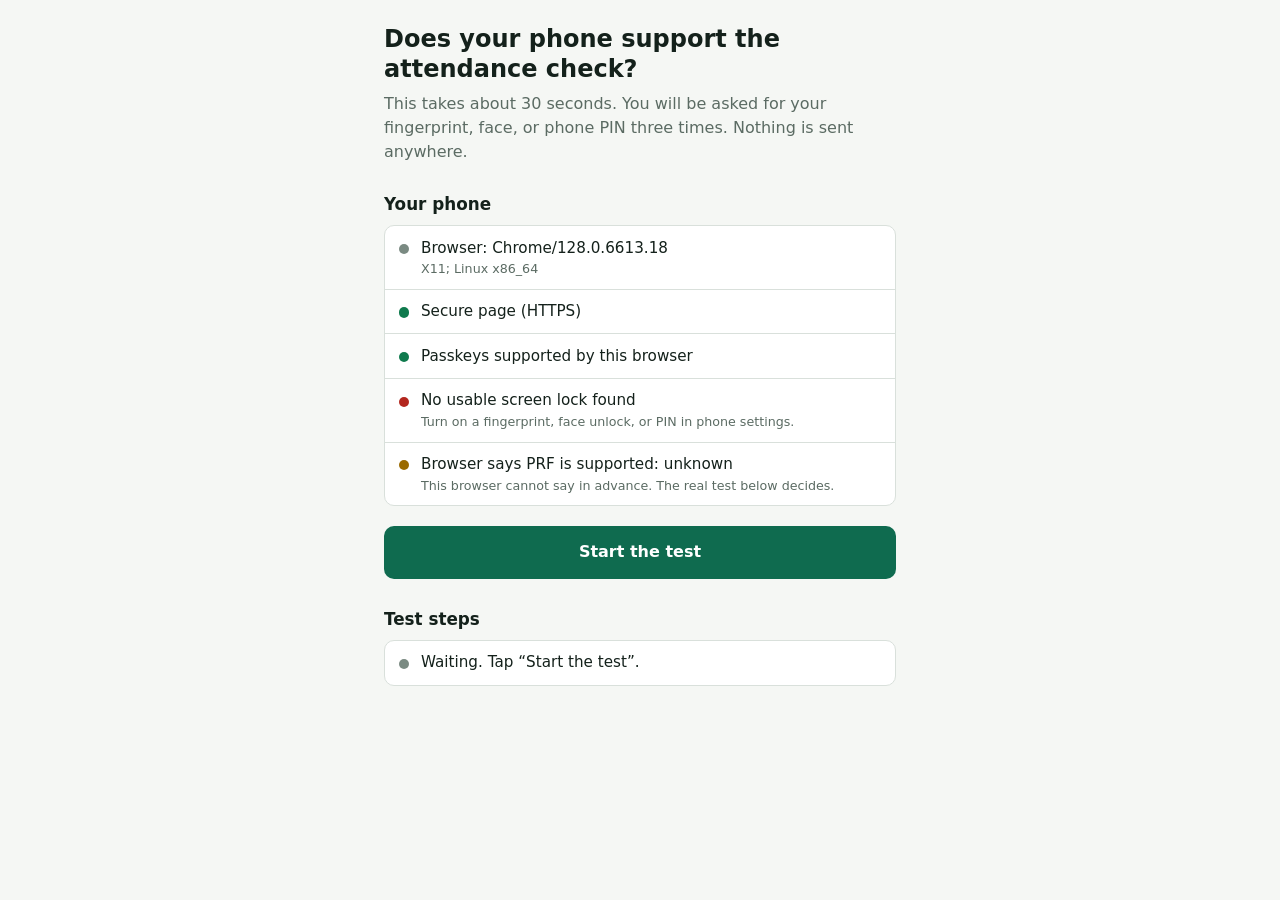
<file: attend.html>
<!DOCTYPE html>
<html lang="en">
<head>
  <meta charset="UTF-8">
  <meta name="viewport" content="width=device-width, initial-scale=1">
  <title>Phone fingerprint check</title>
  <link rel="stylesheet" href="style.css">
</head>
<body>
  <main>
    <h1>Does your phone support the attendance check?</h1>
    <p class="lead">This takes about 30 seconds. You will be asked for your fingerprint, face, or phone PIN three times. Nothing is sent anywhere.</p>

    <section aria-labelledby="env-h">
      <h2 id="env-h">Your phone</h2>
      <ul id="env" class="rows"></ul>
    </section>

    <button id="run" type="button">Start the test</button>

    <section aria-labelledby="steps-h">
      <h2 id="steps-h">Test steps</h2>
      <ul id="steps" class="rows"><li class="row info"><span class="dot"></span><span>Waiting. Tap “Start the test”.</span></li></ul>
    </section>

    <section id="verdict" class="verdict" hidden aria-live="polite">
      <h2 id="verdict-title"></h2>
      <p id="verdict-text"></p>
      <label for="summary">Result code (send this to the developer)</label>
      <textarea id="summary" readonly rows="4"></textarea>
      <button id="copy" type="button" class="secondary">Copy result</button>
    </section>
  </main>
  <script src="app.js"></script>
</body>
</html>
</file>
<file: style.css>
:root {
  --bg: #f5f7f4;
  --card: #ffffff;
  --text: #14211b;
  --muted: #5b6b63;
  --line: #d9e0db;
  --accent: #0f6b4f;
  --accent-text: #ffffff;
  --ok: #0f7a4d;
  --fail: #b3261e;
  --info: #7a8a82;
  --warn: #9a6a00;
  color-scheme: light;
}
@media (prefers-color-scheme: dark) {
  :root {
    --bg: #0f1613;
    --card: #17211c;
    --text: #e8f0ec;
    --muted: #9db0a6;
    --line: #2a3a32;
    --accent: #3fc08f;
    --accent-text: #08130e;
    --ok: #4fd49b;
    --fail: #ff8a80;
    --info: #7f948a;
    --warn: #f0c04a;
    color-scheme: dark;
  }
}
* { box-sizing: border-box; }
html, body { margin: 0; background: var(--bg); color: var(--text); }
body { font-family: system-ui, -apple-system, "Segoe UI", Roboto, sans-serif; line-height: 1.5; }
main { max-width: 34rem; margin: 0 auto; padding: 1.5rem 1rem 3rem; }
h1 { font-size: 1.5rem; line-height: 1.25; margin: 0 0 .5rem; }
h2 { font-size: 1.05rem; margin: 1.75rem 0 .5rem; }
.lead { color: var(--muted); margin: 0 0 1rem; }
.rows { list-style: none; margin: 0; padding: 0; background: var(--card); border: 1px solid var(--line); border-radius: 10px; }
.row { display: flex; gap: .75rem; align-items: flex-start; padding: .65rem .85rem; border-bottom: 1px solid var(--line); font-size: .95rem; word-break: break-word; }
.row:last-child { border-bottom: 0; }
.dot { flex: none; width: .65rem; height: .65rem; border-radius: 50%; margin-top: .45rem; background: var(--info); }
.row.ok .dot { background: var(--ok); }
.row.fail .dot { background: var(--fail); }
.row.warn .dot { background: var(--warn); }
.row small { display: block; color: var(--muted); }
button { font: inherit; font-weight: 600; width: 100%; margin-top: 1.25rem; padding: .9rem 1rem; border: 0; border-radius: 10px; background: var(--accent); color: var(--accent-text); cursor: pointer; }
button.secondary { background: transparent; color: var(--accent); border: 1.5px solid var(--accent); margin-top: .5rem; }
button:disabled { opacity: .55; cursor: not-allowed; }
button:focus-visible, textarea:focus-visible { outline: 3px solid var(--accent); outline-offset: 2px; }
.verdict { margin-top: 1.5rem; padding: 1rem; background: var(--card); border: 2px solid var(--line); border-radius: 10px; }
.verdict[hidden] { display: none; }
.verdict.pass { border-color: var(--ok); }
.verdict.fail { border-color: var(--fail); }
.verdict h2 { margin-top: 0; }
label { display: block; font-size: .85rem; color: var(--muted); margin: 1rem 0 .25rem; }
select { width: 100%; font: inherit; padding: .7rem; border: 1px solid var(--line); border-radius: 8px; background: var(--card); color: var(--text); }
textarea { width: 100%; font: .8rem ui-monospace, Menlo, Consolas, monospace; padding: .6rem; border: 1px solid var(--line); border-radius: 8px; background: var(--bg); color: var(--text); resize: vertical; }
</file>
